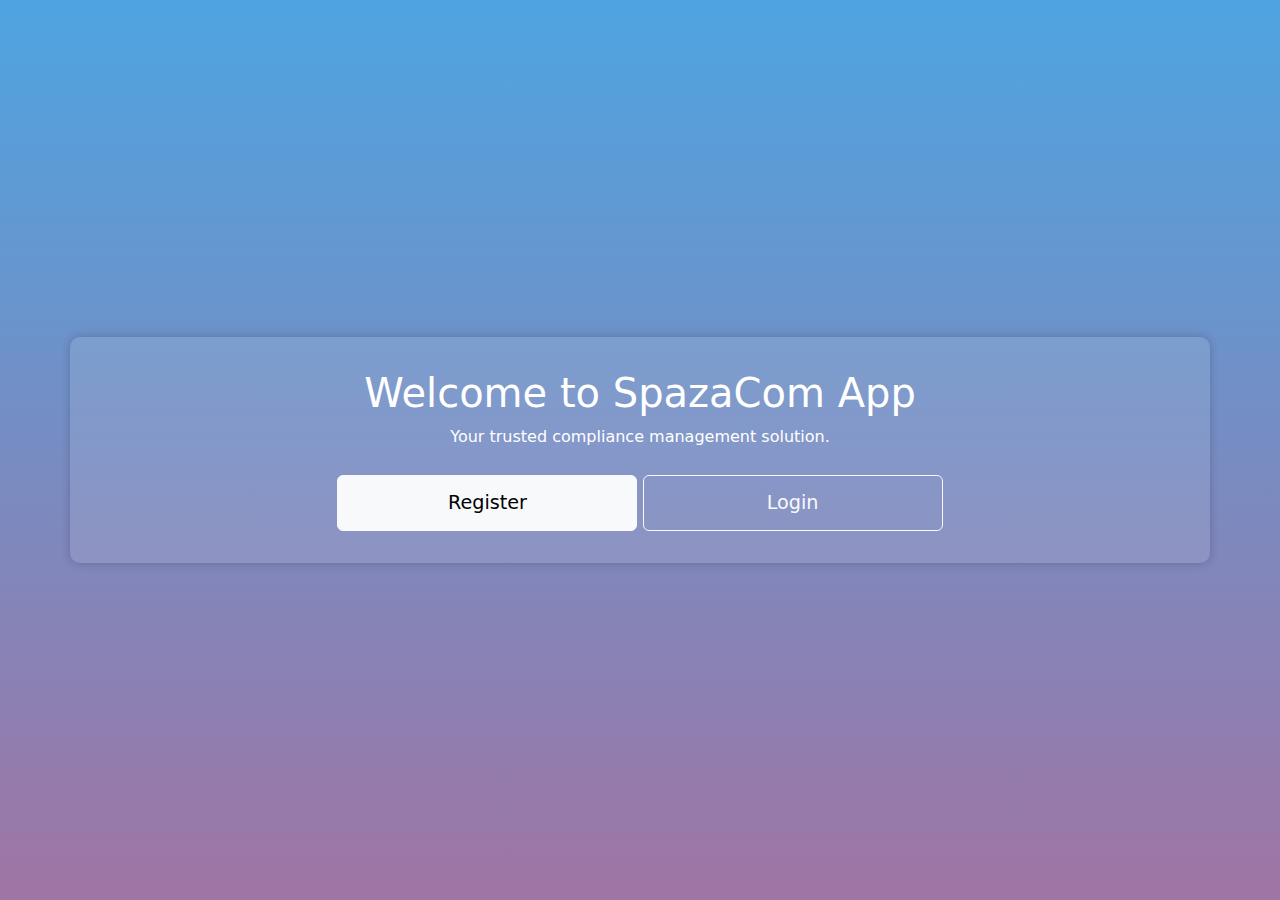
<file: index.html>
<!DOCTYPE html>
<html lang="en">
<head>
    <meta charset="UTF-8">
    <meta name="viewport" content="width=device-width, initial-scale=1.0">
    <title>SpazaCom</title>
    <link rel="icon" type="image/x-icon" href="spazacomicon.ico">
    <link href="https://cdn.jsdelivr.net/npm/bootstrap@5.3.0/dist/css/bootstrap.min.css" rel="stylesheet">
        

    <style>
        body {
            display: flex;
            justify-content: center;
            align-items: center;
            height: 100vh;
          background: linear-gradient(#4ea4e1, #9f75a4);
            color: white;
            text-align: center;
        }
        .container {
            background: rgba(255, 255, 255, 0.1);
            padding: 2rem;
            border-radius: 10px;
            box-shadow: 0 0 10px rgba(0, 0, 0, 0.2);
        }
        h1 {
            font-size: 2.5rem;
        }
        .btn {
            font-size: 1.2rem;
            padding: 0.8rem;
            width: 100%;
            max-width: 300px;
            margin-top: 10px;
        }
    </style>
</head>
<body>
    <div class="container">
        <h1>Welcome to SpazaCom App</h1>
        <p>Your trusted compliance management solution.</p>
        <a href="registration.html" class="btn btn-light">Register</a>
        <a href="login.html" class="btn btn-outline-light">Login</a>
    </div>
    
</body>
</html>
</file>
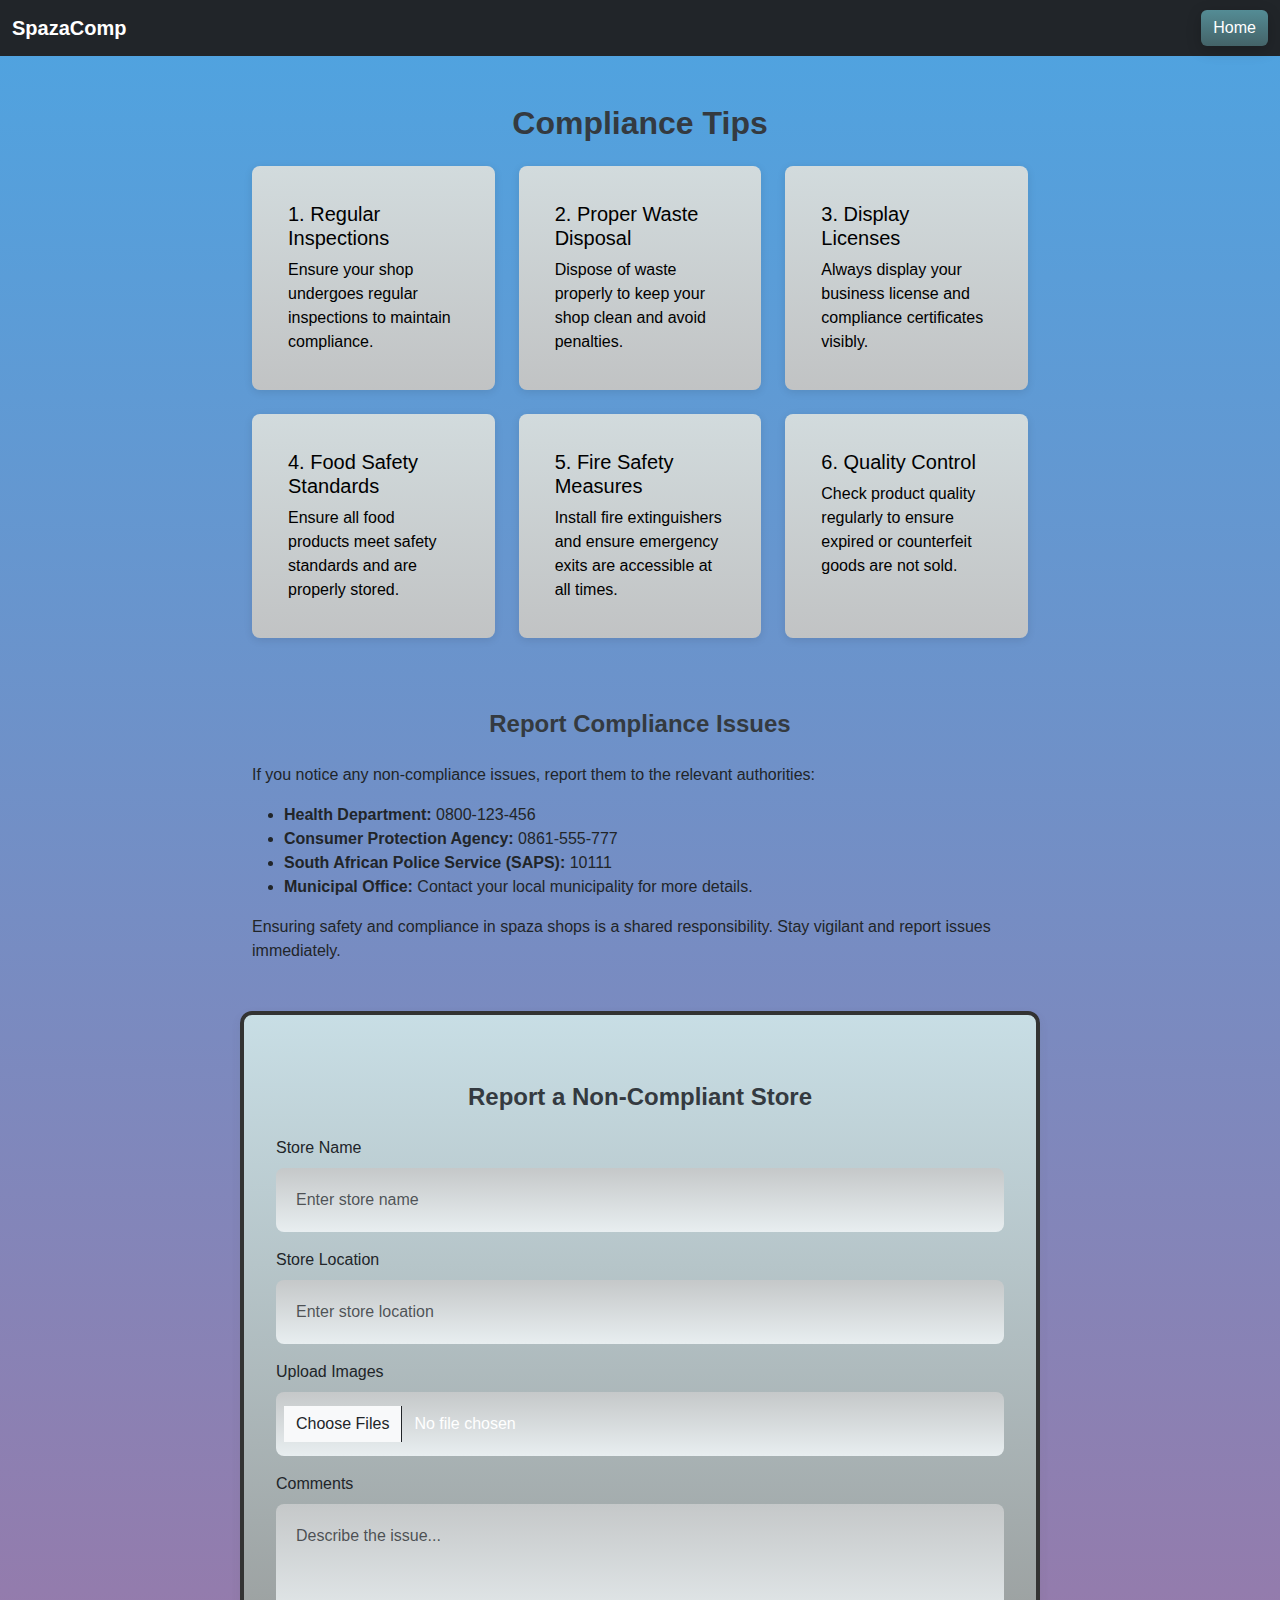
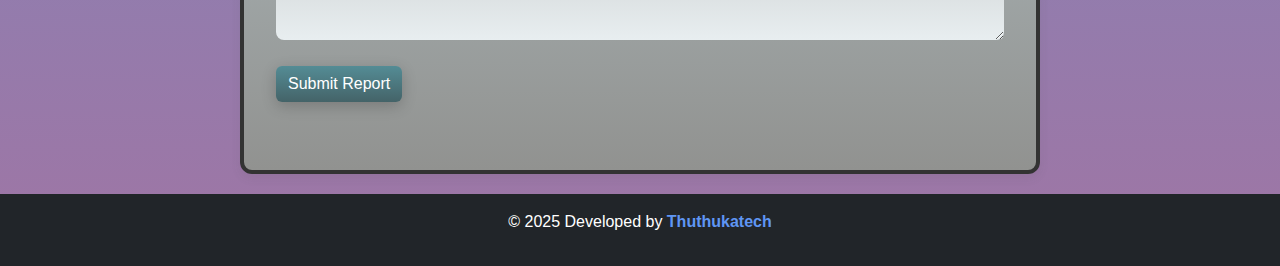
<file: compliance-tips.html>
<!DOCTYPE html>
<html lang="en">
<head>
  <meta charset="UTF-8">
  <meta name="viewport" content="width=device-width, initial-scale=1.0">
  <title>Compliance Tips</title>
  <link href="https://cdn.jsdelivr.net/npm/bootstrap@5.3.0/dist/css/bootstrap.min.css" rel="stylesheet">
  <link rel="stylesheet" href="styles.css"> 
      <link rel="icon" type="image/x-icon" href="spazacomicon.ico">

</head>
<body class="compliance-tips-page">
  <nav class="navbar navbar-expand-lg navbar-dark bg-dark">
    <div class="container-fluid">
      <a class="navbar-brand" href="dashboard.html">SpazaComp</a>
      <div class="navbar-nav">
        <a href="dashboard.html" class="btn btn-primary">Home</a>
      </div>
    </div>
  </nav>

  <div class="container mt-5 ">
    <h1 class="text-center mb-4">Compliance Tips</h1>
    <div class="row">
      <div class="col-md-4 mb-4 ">
        <div class="card h-100 comments-container">
          <div class="card-body ">
            <h5 class="card-title" >1. Regular Inspections</h5>
            <p class="card-text" >Ensure your shop undergoes regular inspections to maintain compliance.</p>
          </div>
        </div>
      </div>
      <div class="col-md-4 mb-4">
        <div class="card h-100 comments-container">
          <div class="card-body">
            <h5 class="card-title">2. Proper Waste Disposal</h5>
            <p class="card-text">Dispose of waste properly to keep your shop clean and avoid penalties.</p>
          </div>
        </div>
      </div>
      <div class="col-md-4 mb-4">
        <div class="card h-100 comments-container">
          <div class="card-body">
            <h5 class="card-title">3. Display Licenses</h5>
            <p class="card-text">Always display your business license and compliance certificates visibly.</p>
          </div>
        </div>
      </div>
      <div class="col-md-4 mb-4">
        <div class="card h-100 comments-container">
          <div class="card-body">
            <h5 class="card-title">4. Food Safety Standards</h5>
            <p class="card-text">Ensure all food products meet safety standards and are properly stored.</p>
          </div>
        </div>
      </div>
      <div class="col-md-4 mb-4">
        <div class="card h-100 comments-container">
          <div class="card-body">
            <h5 class="card-title">5. Fire Safety Measures</h5>
            <p class="card-text">Install fire extinguishers and ensure emergency exits are accessible at all times.</p>
          </div>
        </div>
      </div>
      <div class="col-md-4 mb-4">
        <div class="card h-100 comments-container">
          <div class="card-body">
            <h5 class="card-title">6. Quality Control</h5>
            <p class="card-text">Check product quality regularly to ensure expired or counterfeit goods are not sold.</p>
          </div>
        </div>
      </div>
    </div>
  </div>

  <div class="container mt-5 mb-5">
    <h2 class="text-center mb-4">Report Compliance Issues</h2>
    <p>If you notice any non-compliance issues, report them to the relevant authorities:</p>
    <ul>
      <li><strong>Health Department:</strong> 0800-123-456</li>
      <li><strong>Consumer Protection Agency:</strong> 0861-555-777</li>
      <li><strong>South African Police Service (SAPS):</strong> 10111</li>
      <li><strong>Municipal Office:</strong> Contact your local municipality for more details.</li>
    </ul>
    <p>Ensuring safety and compliance in spaza shops is a shared responsibility. Stay vigilant and report issues immediately.</p>
  </div>

    <div class="bordered-container">
  <div class="container mt-5 mb-5">
    <h2 class="text-center mb-4">Report a Non-Compliant Store</h2>
    <form>
      <div class="mb-3">
        <label for="storeName" class="form-label">Store Name</label>
        <input type="text" class="form-control input-container" id="storeName" placeholder="Enter store name" required>
      </div>
      <div class="mb-3">
        <label for="storeLocation" class="form-label">Store Location</label>
        <input type="text" class="form-control input-container" id="storeLocation" placeholder="Enter store location" required>
      </div>
      <div class="mb-3">
        <label for="storeImages" class="form-label">Upload Images</label>
        <input type="file" class="form-control input-container" id="storeImages" multiple>
      </div>
      <div class="mb-3">
        <label for="comments" class="form-label">Comments</label>
        <textarea class="form-control input-container" id="comments" rows="4" placeholder="Describe the issue..." required></textarea>
      </div>
      <button type="submit" class="btn btn-primary">Submit Report</button>
    </form>
  </div>
    </div>
  <footer class="bg-dark text-white text-center py-3">
    <p>&copy; 2025 Developed by <a href="https://techthuthuka.vercel.app/">Thuthukatech</a></p>
  </footer>
</body>
</html>
</file>
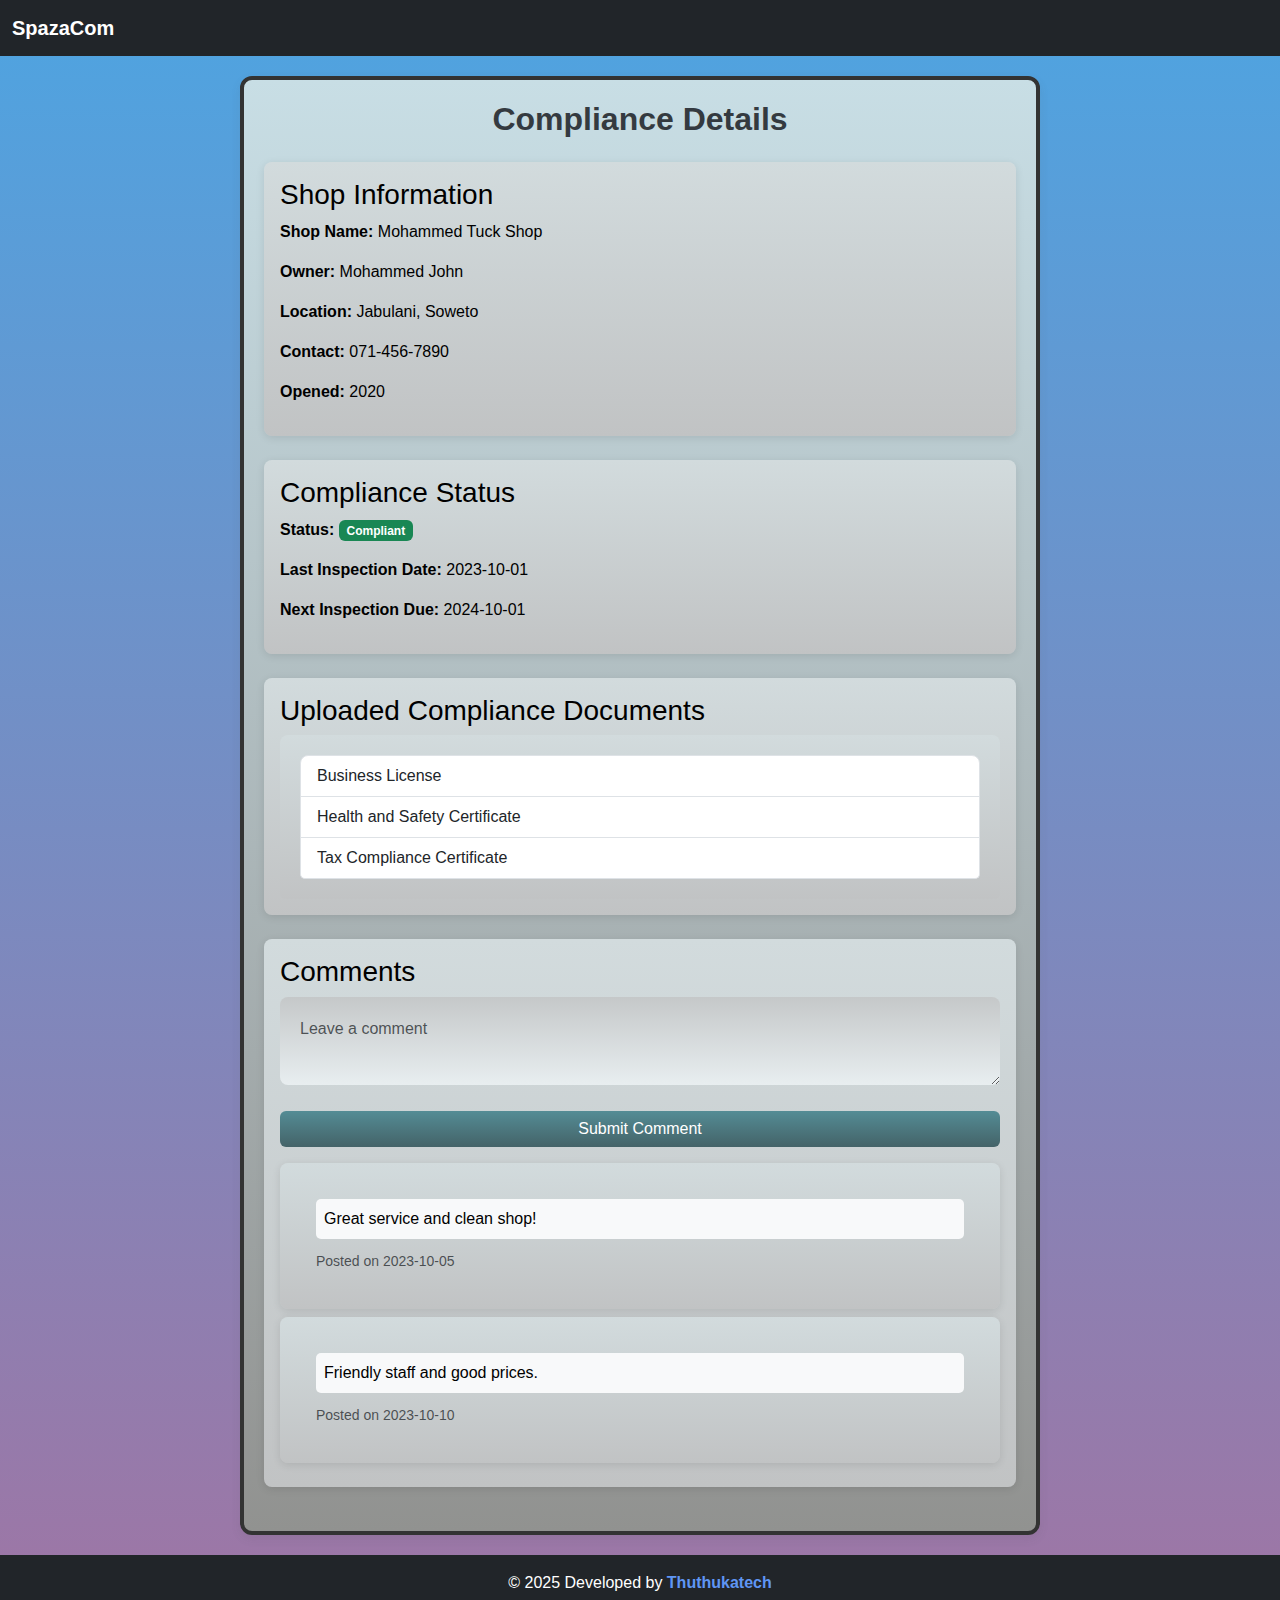
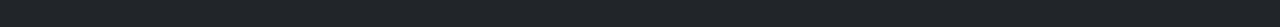
<file: compliance.html>
<!DOCTYPE html>
<html lang="en">
<head>
  <meta charset="UTF-8">
  <meta name="viewport" content="width=device-width, initial-scale=1.0">
  <title>SpazaComp</title>
  <link href="https://cdn.jsdelivr.net/npm/bootstrap@5.3.0/dist/css/bootstrap.min.css" rel="stylesheet">
  <link rel="stylesheet" href="styles.css"> 
      <link rel="icon" type="image/x-icon" href="spazacomicon.ico">

</head>
<body >
 
  <nav class="navbar navbar-expand-lg navbar-dark bg-dark">
    <div class="container-fluid">
      <a class="navbar-brand" href="/dashboard.html">SpazaCom</a>
    </div>
  </nav>


  <div class="bordered-container">

    <h1 class="text-center mb-4 ">Compliance Details</h1>

 
    <div class="card p-3 mb-4 card-text comments-container ">
      <h3>Shop Information</h3>
      <p><strong>Shop Name:</strong> <span id="shopName">Mohammed Tuck Shop</span></p>
      <p><strong>Owner:</strong> <span id="ownerName">Mohammed John</span></p>
      <p><strong>Location:</strong> <span id="shopLocation">Jabulani, Soweto</span></p>
      <p><strong>Contact:</strong> <span id="shopContact">071-456-7890</span></p>
      <p><strong>Opened:</strong> <span id="openedYear">2020</span></p>
    </div>

    
    <div class="card p-3 mb-4 card-text comments-container">
      <h3>Compliance Status</h3>
      <p><strong>Status:</strong> <span id="complianceStatus" class="badge bg-success">Compliant</span></p>
      <p><strong>Last Inspection Date:</strong> <span id="inspectionDate">2023-10-01</span></p>
      <p><strong>Next Inspection Due:</strong> <span id="nextInspectionDate">2024-10-01</span></p>
    </div>

   
    <div class="card p-3 mb-4 card-text comments-container">
      <h3>Uploaded Compliance Documents</h3>
      <ul id="documentList" class="list-group comments-container">
        <li class="list-group-item">Business License</li>
        <li class="list-group-item">Health and Safety Certificate</li>
        <li class="list-group-item">Tax Compliance Certificate</li>
      </ul>
    </div>

  
    <div class="card p-3 mb-4 card-text comments-container">
      <h3>Comments</h3>
      <textarea id="commentInput" class="form-control mb-3 input-container" placeholder="Leave a comment"></textarea>
      <button id="submitComment" class="btn btn-success">Submit Comment</button>
      <div id="commentSection" class="mt-3 ">
        <div class="card mb-2 comments-container">
          <div class="card-body">
            <p class="card-text">Great service and clean shop!</p>
            <small class="text-muted">Posted on 2023-10-05</small>
          </div>
        </div>
        <div class="card mb-2 comments-container">
          <div class="card-body ">
            <p class="card-text">Friendly staff and good prices.</p>
            <small class="text-muted">Posted on 2023-10-10</small>
          </div>
        </div>
      </div>
    </div>
  </div>


  <footer class="bg-dark text-white text-center py-3">
    <p>&copy; 2025 Developed by <a href="https://techthuthuka.vercel.app/">Thuthukatech</a></p>
  </footer>

 
  <script src="compliance.js">
    
</script>
</body>
</html>
</file>
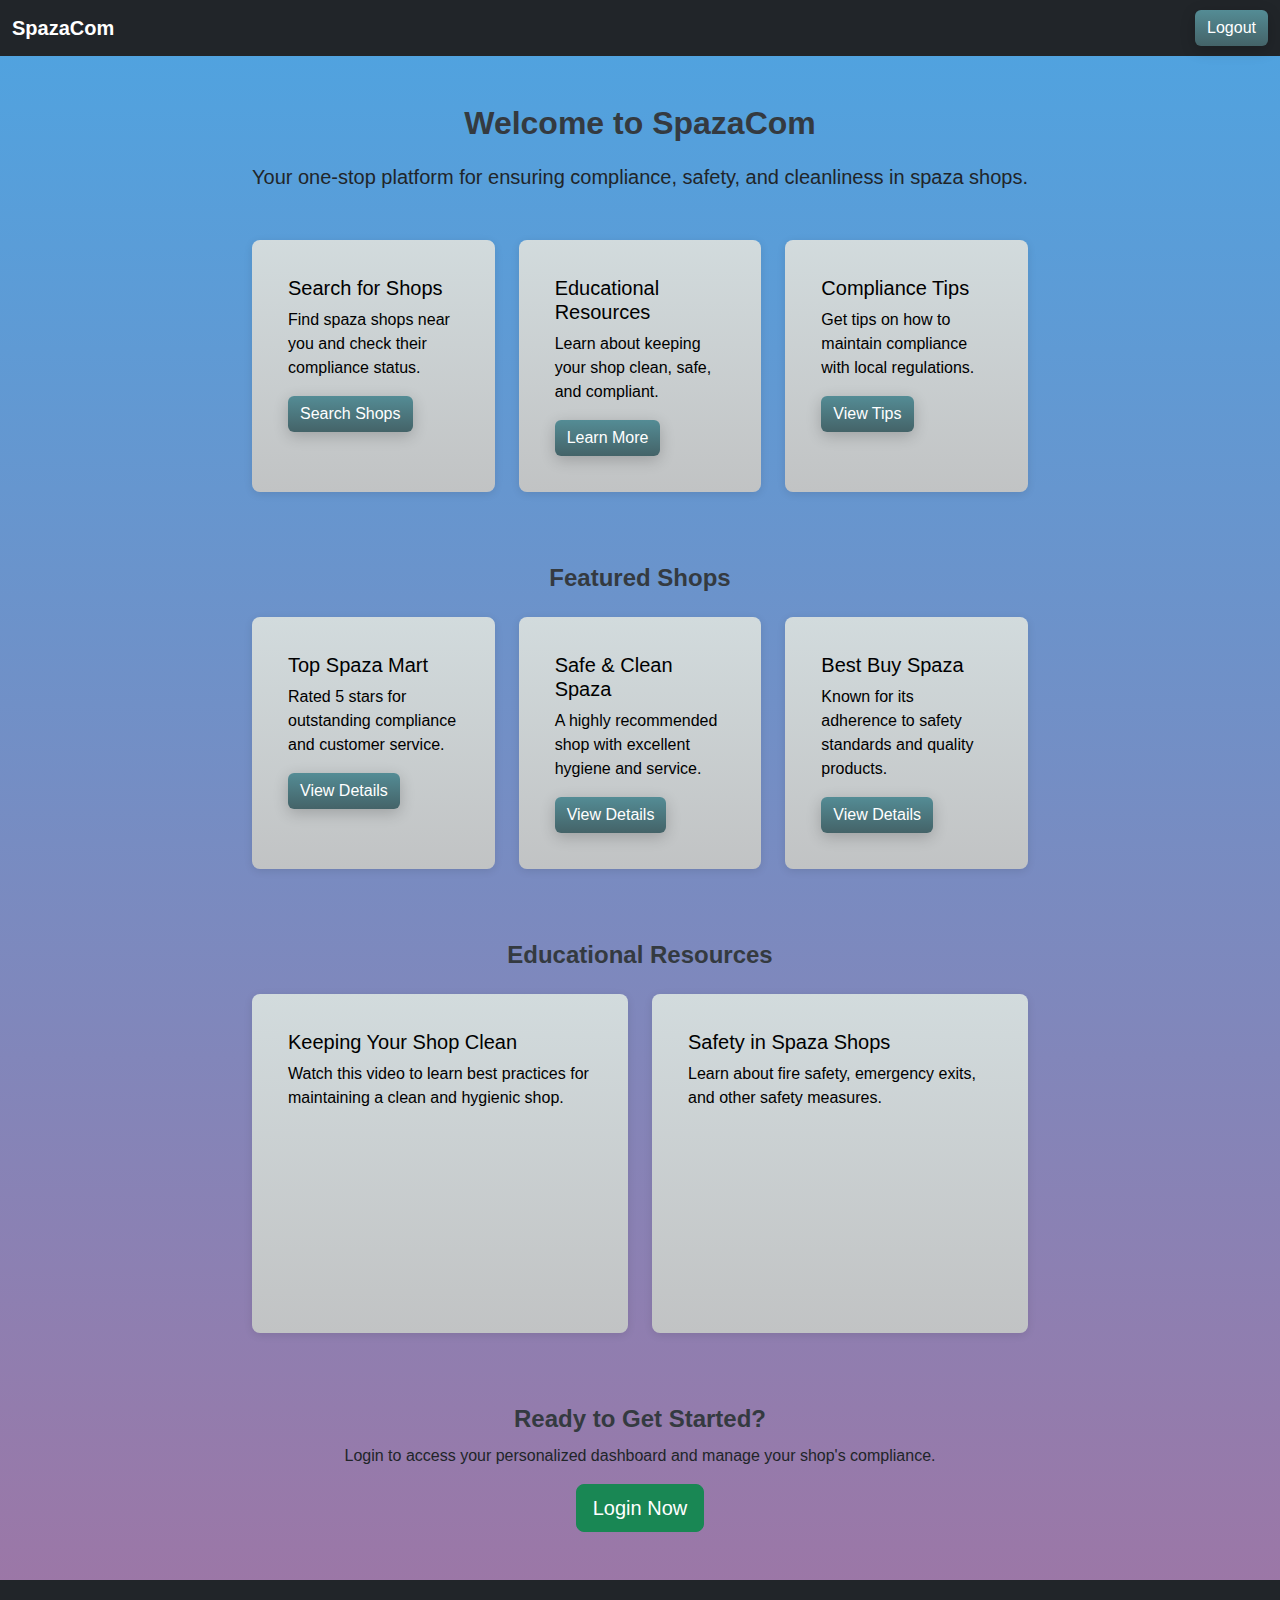
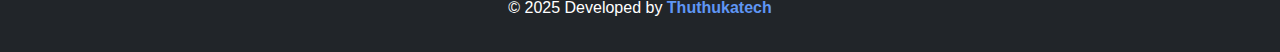
<file: dashboard.html>
<!DOCTYPE html>
<html lang="en">
<head>
  <meta charset="UTF-8">
  <meta name="viewport" content="width=device-width, initial-scale=1.0">
  <title>SpazaCom</title>
  <link href="https://cdn.jsdelivr.net/npm/bootstrap@5.3.0/dist/css/bootstrap.min.css" rel="stylesheet">
  <link rel="stylesheet" href="styles.css"> 
      <link rel="icon" type="image/x-icon" href="spazacomicon.ico">

</head>
<body >
  <nav class="navbar navbar-expand-lg navbar-dark bg-dark">
    <div class="container-fluid">
      <a class="navbar-brand" href="index.html">SpazaCom</a>
      <div class="navbar-nav">
        <a class="btn btn-primary" href="registration.html">Logout</a>
      </div>
    </div>
  </nav>

  <div class="container mt-5">

    <div class="text-center mb-5">
      <h1>Welcome to SpazaCom</h1>
      <p class="lead">Your one-stop platform for ensuring compliance, safety, and cleanliness in spaza shops.</p>
    </div>

    <div class="row mb-5">
      <div class="col-md-4 mb-4 ">
        <div class="card h-100 comments-container">
          <div class="card-body ">
            <h5 class="card-title">Search for Shops</h5>
            <p class="card-text">Find spaza shops near you and check their compliance status.</p>
            <a href="client.html" class="btn btn-primary">Search Shops</a>
          </div>
        </div>
      </div>
      <div class="col-md-4 mb-4">
        <div class="card h-100 comments-container">
          <div class="card-body">
            <h5 class="card-title">Educational Resources</h5>
            <p class="card-text">Learn about keeping your shop clean, safe, and compliant.</p>
            <a href="#educational-resources" type="button" class="btn btn-primary">Learn More</a>
          </div>
        </div>
      </div>
      <div class="col-md-4 mb-4">
        <div class="card h-100 comments-container">
          <div class="card-body">
            <h5 class="card-title">Compliance Tips</h5>
            <p class="card-text">Get tips on how to maintain compliance with local regulations.</p>
            <a href="compliance-tips.html" class="btn btn-primary">View Tips</a>
          </div>
        </div>
      </div>
    </div>

    <div id="featured-shops" class="mb-5">
      <h2 class="text-center mb-4">Featured Shops</h2>
      <div class="row">
        <div class="col-md-4 mb-4">
          <div class="card h-100 comments-container">
            <div class="card-body">
              <h5 class="card-title">Top Spaza Mart</h5>
              <p class="card-text">Rated 5 stars for outstanding compliance and customer service.</p>
              <a href="#" class="btn btn-primary">View Details</a>
            </div>
          </div>
        </div>
        <div class="col-md-4 mb-4">
          <div class="card h-100 comments-container">
            <div class="card-body">
              <h5 class="card-title">Safe & Clean Spaza</h5>
              <p class="card-text">A highly recommended shop with excellent hygiene and service.</p>
              <a href="#" class="btn btn-primary">View Details</a>
            </div>
          </div>
        </div>
        <div class="col-md-4 mb-4">
          <div class="card h-100 comments-container">
            <div class="card-body">
              <h5 class="card-title">Best Buy Spaza</h5>
              <p class="card-text">Known for its adherence to safety standards and quality products.</p>
              <a href="#" class="btn btn-primary">View Details</a>
            </div>
          </div>
        </div>
      </div>
    </div>

    <div id="educational-resources" class="mb-5">
      <h2 class="text-center mb-4">Educational Resources</h2>
      <div class="row">
        <div class="col-md-6 mb-4">
          <div class="card h-100 comments-container">
            <div class="card-body">
              <h5 class="card-title">Keeping Your Shop Clean</h5>
              <p class="card-text">Watch this video to learn best practices for maintaining a clean and hygienic shop.</p>
              <div class="ratio ratio-16x9">
                <iframe src="https://www.youtube.com/embed/example-video-id-1" allowfullscreen></iframe>
              </div>
            </div>
          </div>
        </div>
        <div class="col-md-6 mb-4">
          <div class="card h-100 comments-container">
            <div class="card-body">
              <h5 class="card-title">Safety in Spaza Shops</h5>
              <p class="card-text">Learn about fire safety, emergency exits, and other safety measures.</p>
              <div class="ratio ratio-16x9">
                <iframe src="https://www.youtube.com/embed/example-video-id-2" allowfullscreen></iframe>
              </div>
            </div>
          </div>
        </div>
      </div>
    </div>

    <div class="text-center mb-5">
      <h2>Ready to Get Started?</h2>
      <p>Login to access your personalized dashboard and manage your shop's compliance.</p>
      <a href="login.html" class="btn btn-success btn-lg">Login Now</a>
    </div>
  </div>

  <footer class="bg-dark text-white text-center py-3">
    <p>&copy; 2025 Developed by <a href="https://techthuthuka.vercel.app/">Thuthukatech</a></p>
  </footer>
</body>
</html>
</file>
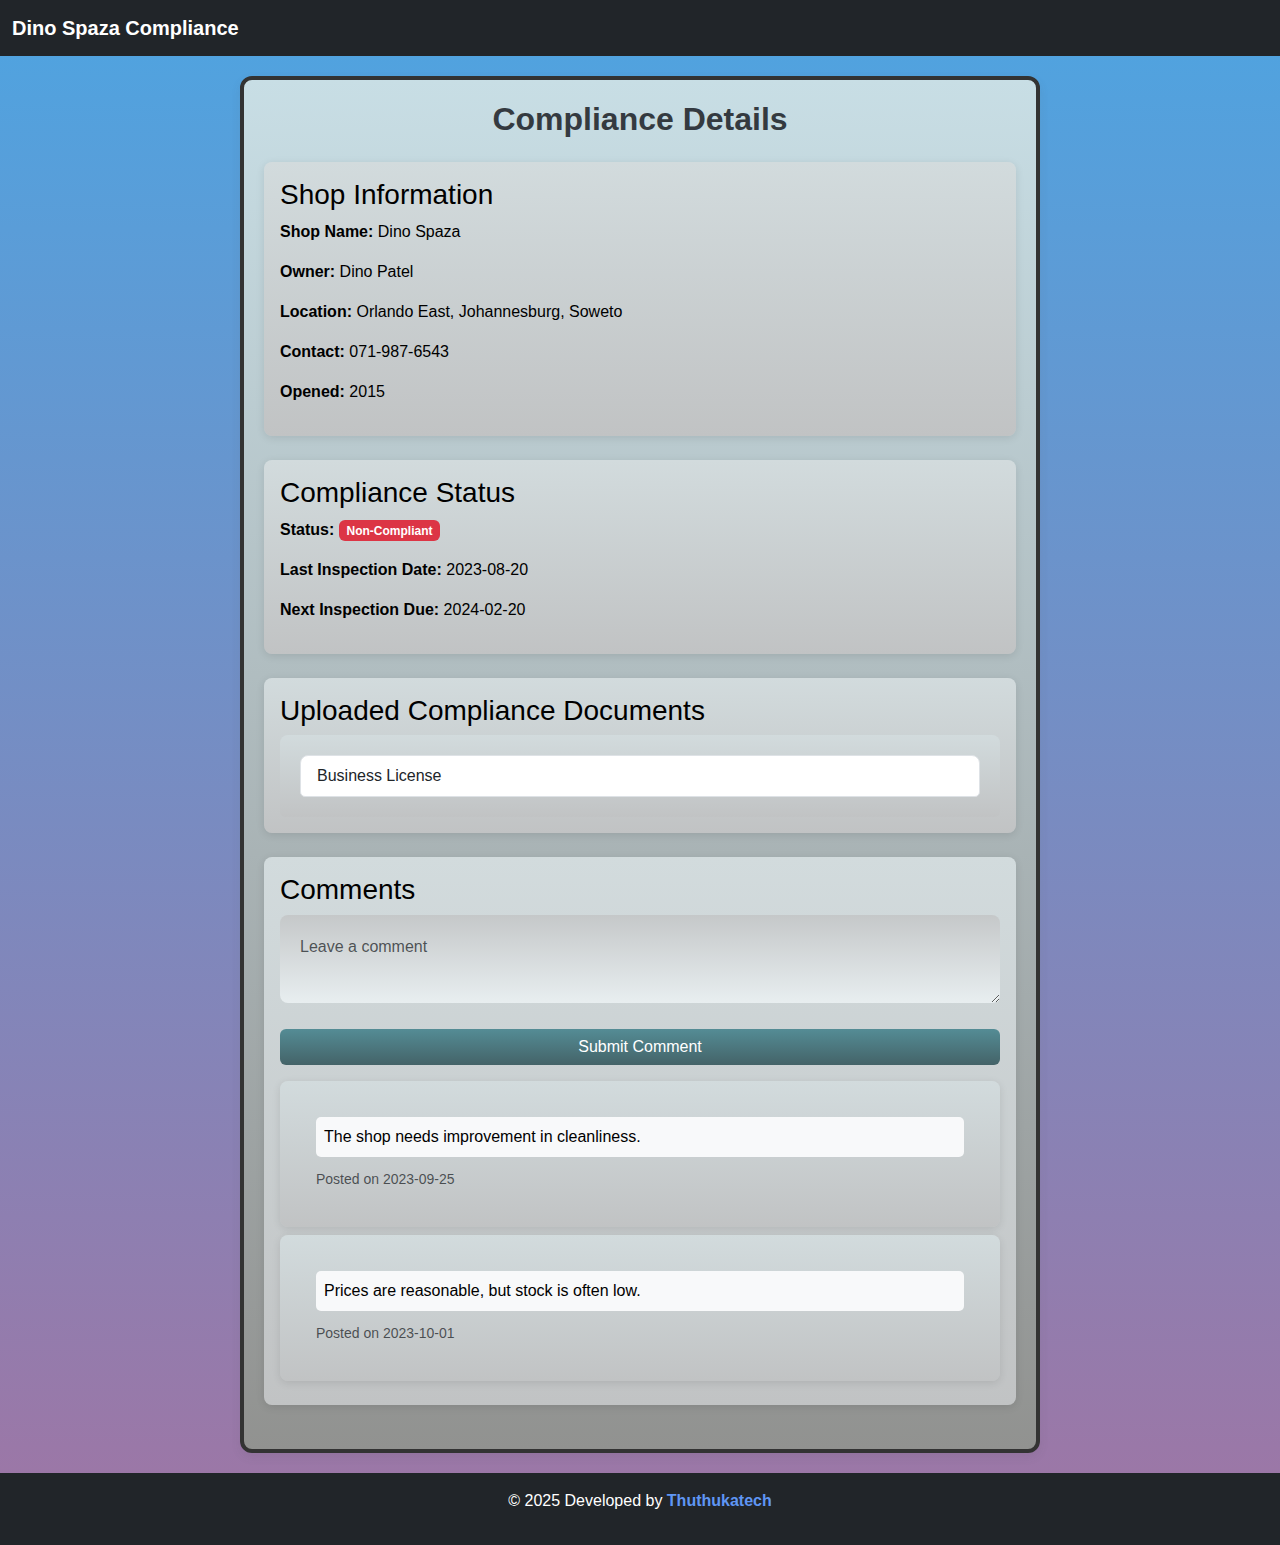
<file: dino-compliance.html>
<!DOCTYPE html>
<html lang="en">
<head>
  <meta charset="UTF-8">
  <meta name="viewport" content="width=device-width, initial-scale=1.0">
  <title>Dino Spaza Compliance</title>
  <link href="https://cdn.jsdelivr.net/npm/bootstrap@5.3.0/dist/css/bootstrap.min.css" rel="stylesheet">
  <link rel="stylesheet" href="styles.css"> 
      <link rel="icon" type="image/x-icon" href="spazacomicon.ico" rounded>

</head>
<body >
  <nav class="navbar navbar-expand-lg navbar-dark bg-dark">
    <div class="container-fluid">
      <a class="navbar-brand" href="dashboard.html">Dino Spaza Compliance</a>
    </div>
  </nav>

    <div class="bordered-container">
    <h1 class="text-center mb-4">Compliance Details</h1>

    <div class="card p-3 mb-4 card-text comments-container">
      <h3>Shop Information</h3>
      <p><strong>Shop Name:</strong> <span id="shopName">Dino Spaza</span></p>
      <p><strong>Owner:</strong> <span id="ownerName">Dino Patel</span></p>
      <p><strong>Location:</strong> <span id="shopLocation">Orlando East, Johannesburg, Soweto</span></p>
      <p><strong>Contact:</strong> <span id="shopContact">071-987-6543</span></p>
      <p><strong>Opened:</strong> <span id="openedYear">2015</span></p>
    </div>

    <div class="card p-3 mb-4 card-text comments-container">
      <h3>Compliance Status</h3>
      <p><strong>Status:</strong> <span id="complianceStatus" class="badge bg-danger">Non-Compliant</span></p>
      <p><strong>Last Inspection Date:</strong> <span id="inspectionDate">2023-08-20</span></p>
      <p><strong>Next Inspection Due:</strong> <span id="nextInspectionDate">2024-02-20</span></p>
    </div>

    <div class="card p-3 mb-4 card-text comments-container">
      <h3>Uploaded Compliance Documents</h3>
      <ul id="documentList" class="list-group comments-container">
        <li class="list-group-item ">Business License</li>
      </ul>
    </div>

    <div class="card p-3 mb-4 card-text comments-container">
      <h3>Comments</h3>
      <textarea id="commentInput" class="form-control mb-3 input-container" placeholder="Leave a comment"></textarea>
<button type="button" class="btn btn-success" id="submitComment">Submit Comment</button>
      <div id="commentSection" class="mt-3">
        <div class="card mb-2 comments-container">
          <div class="card-body ">
            <p class="card-text">The shop needs improvement in cleanliness.</p>
            <small class="text-muted">Posted on 2023-09-25</small>
          </div>
        </div>
        <div class="card mb-2 comments-container">
          <div class="card-body ">
            <p class="card-text">Prices are reasonable, but stock is often low.</p>
            <small class="text-muted">Posted on 2023-10-01</small>
          </div>
        </div>
      </div>
    </div>
  </div>

  <footer class="bg-dark text-white text-center py-3">
    <p>&copy; 2025 Developed by <a href="https://techthuthuka.vercel.app/">Thuthukatech</a></p>
  </footer>

  <script src="compliance.js"></script> 
  
</body>
</html>
</file>
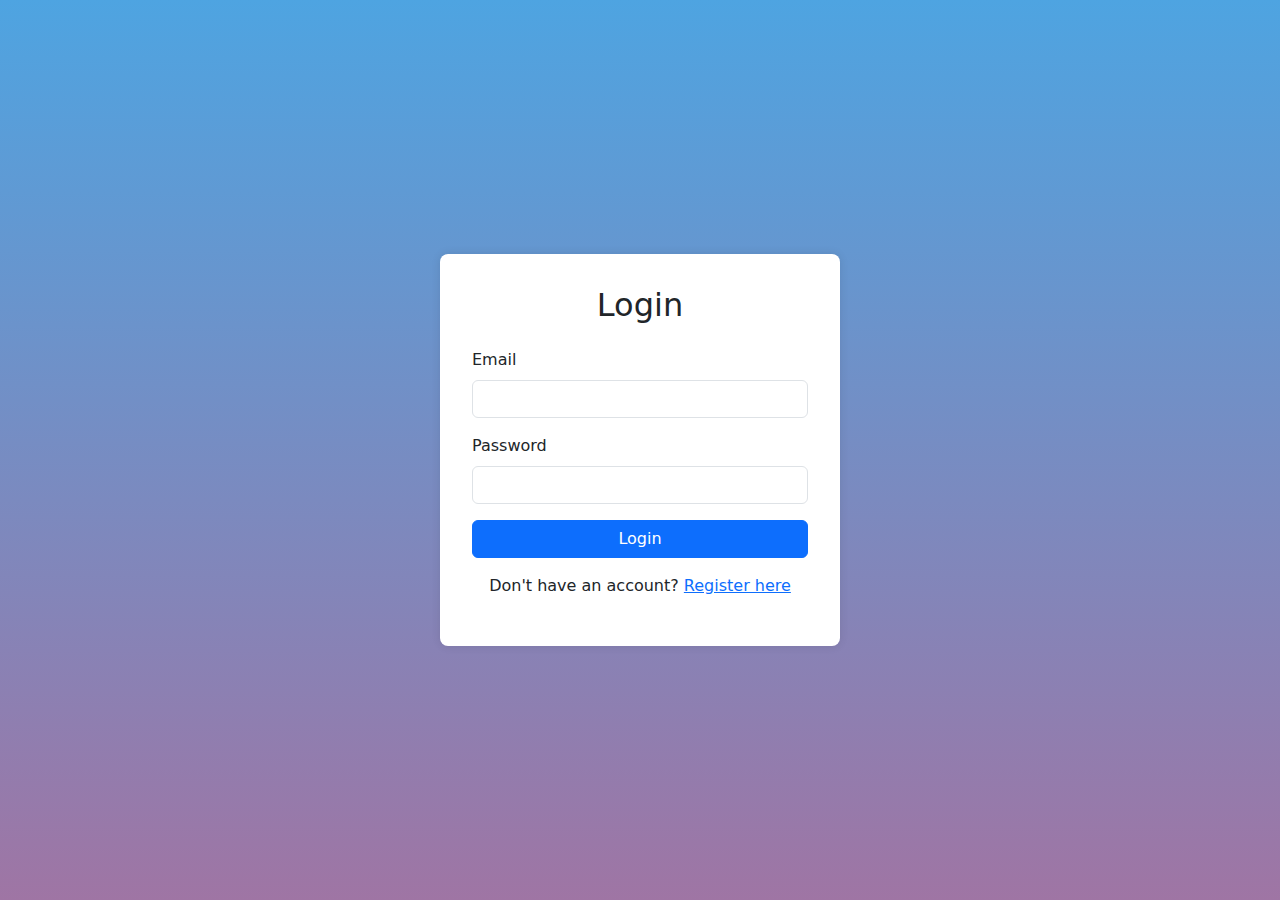
<file: login.html>
<!DOCTYPE html>
<html lang="en">
<head>
    <meta charset="UTF-8">
    <meta name="viewport" content="width=device-width, initial-scale=1.0">
    <title>Login Page</title>
    <link href="https://cdn.jsdelivr.net/npm/bootstrap@5.3.0/dist/css/bootstrap.min.css" rel="stylesheet">
        <link rel="icon" type="image/x-icon" href="spazacomicon.ico">

    <style>
        body {
            display: flex;
            justify-content: center;
            align-items: center;
            height: 100vh;
background: linear-gradient(#4ea4e1, #9f75a4); 
        }
        .login-container {
            background: white;
            padding: 2rem;
            border-radius: 8px;
            box-shadow: 0 0 10px rgba(0, 0, 0, 0.1);
            width: 100%;
            max-width: 400px;
        }
    </style>
</head>
<body>
    <div class="login-container">
        <h2 class="text-center mb-4">Login</h2>
        <form id="loginForm">
            <div class="mb-3">
                <label for="email" class="form-label">Email</label>
                <input type="email" class="form-control" id="email" required>
            </div>
            <div class="mb-3">
                <label for="password" class="form-label">Password</label>
                <input type="password" class="form-control" id="password" required>
            </div>
            <button type="submit" class="btn btn-primary w-100">Login</button>
        </form>
        <p id="errorMessage" class="text-danger mt-3 text-center"></p>
        <p class="text-center mt-3">Don't have an account? <a href="registration.html">Register here</a></p>
    </div>

    <script>
        document.getElementById("loginForm").addEventListener("submit", function(event) {
            event.preventDefault();
            let email = document.getElementById("email").value;
            let password = document.getElementById("password").value;
            let errorMessage = document.getElementById("errorMessage");

            // Retrieve stored user data
            let storedUser = JSON.parse(localStorage.getItem("loggedInUser"));

            if (!storedUser || storedUser.email !== email) {
                errorMessage.textContent = "Invalid email or user does not exist!";
                return;
            }

            // Redirect based on role
            switch (storedUser.role) {
                case "user":
                    window.location.href = "client.html";
                    break;
                case "owner":
                    window.location.href = "spaza.html";
                    break;
                case "admin":
                    window.location.href = "admin.html";
                    break;
                default:
                    errorMessage.textContent = "Unknown role!";
            }
        });
    </script>
</body>
</html>
</file>
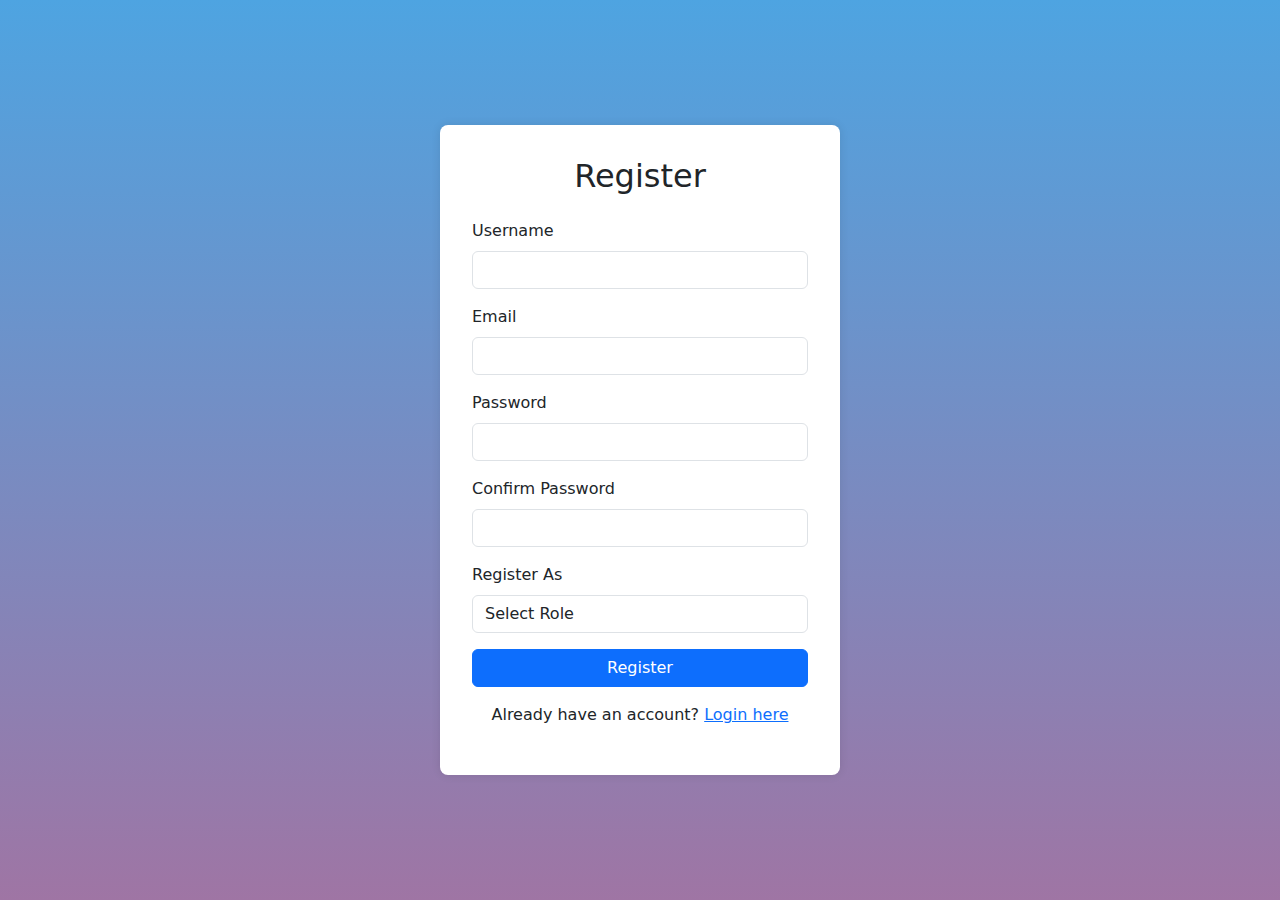
<file: registration.html>
<!DOCTYPE html>
<html lang="en">
<head>
    <meta charset="UTF-8">
    <meta name="viewport" content="width=device-width, initial-scale=1.0">
    <title>Registration Page</title>
    <link href="https://cdn.jsdelivr.net/npm/bootstrap@5.3.0/dist/css/bootstrap.min.css" rel="stylesheet">
        <link rel="icon" type="image/x-icon" href="spazacomicon.ico">

    <style>
        body {
            display: flex;
            justify-content: center;
            align-items: center;
            height: 100vh;
         background: linear-gradient(#4ea4e1, #9f75a4); 
        }
        .register-container {
            background: white;
            padding: 2rem;
            border-radius: 8px;
            box-shadow: 0 0 10px rgba(0, 0, 0, 0.1);
            width: 100%;
            max-width: 400px;
        }
    </style>
</head>
<body>
    <div class="register-container">
        <h2 class="text-center mb-4">Register</h2>
        <form id="registerForm">
            <div class="mb-3">
                <label for="username" class="form-label">Username</label>
                <input type="text" class="form-control" id="username" required>
            </div>
            <div class="mb-3">
                <label for="email" class="form-label">Email</label>
                <input type="email" class="form-control" id="email" required>
            </div>
            <div class="mb-3">
                <label for="password" class="form-label">Password</label>
                <input type="password" class="form-control" id="password" required>
            </div>
            <div class="mb-3">
                <label for="confirmPassword" class="form-label">Confirm Password</label>
                <input type="password" class="form-control" id="confirmPassword" required>
            </div>
            <div class="mb-3">
                <label for="role" class="form-label">Register As</label>
                <select class="form-control" id="role" required>
                    <option value="" disabled selected>Select Role</option>
                    <option value="user">User</option>
                    <option value="owner">Owner</option>
                    <option value="admin">Admin</option>
                </select>
            </div>
            <button type="submit" class="btn btn-primary w-100">Register</button>
        </form>
        <p id="errorMessage" class="text-danger mt-3 text-center"></p>
        <p class="text-center mt-3">Already have an account? <a href="login.html">Login here</a></p>
    </div>

    <script>
        document.getElementById("registerForm").addEventListener("submit", function(event) {
            event.preventDefault();
            let username = document.getElementById("username").value;
            let email = document.getElementById("email").value;
            let password = document.getElementById("password").value;
            let confirmPassword = document.getElementById("confirmPassword").value;
            let role = document.getElementById("role").value;
            let errorMessage = document.getElementById("errorMessage");

            if (!role) {
                errorMessage.textContent = "Please select a role!";
                return;
            }

            if (password !== confirmPassword) {
                errorMessage.textContent = "Passwords do not match!";
                return;
            }

            // Simulating user registration storage (you'd use a database in real apps)
            let user = { username, email, role };
            localStorage.setItem("loggedInUser", JSON.stringify(user));

            alert("Registration successful!");
            window.location.href = "login.html";
        });
    </script>
    
</body>
</html>
</file>
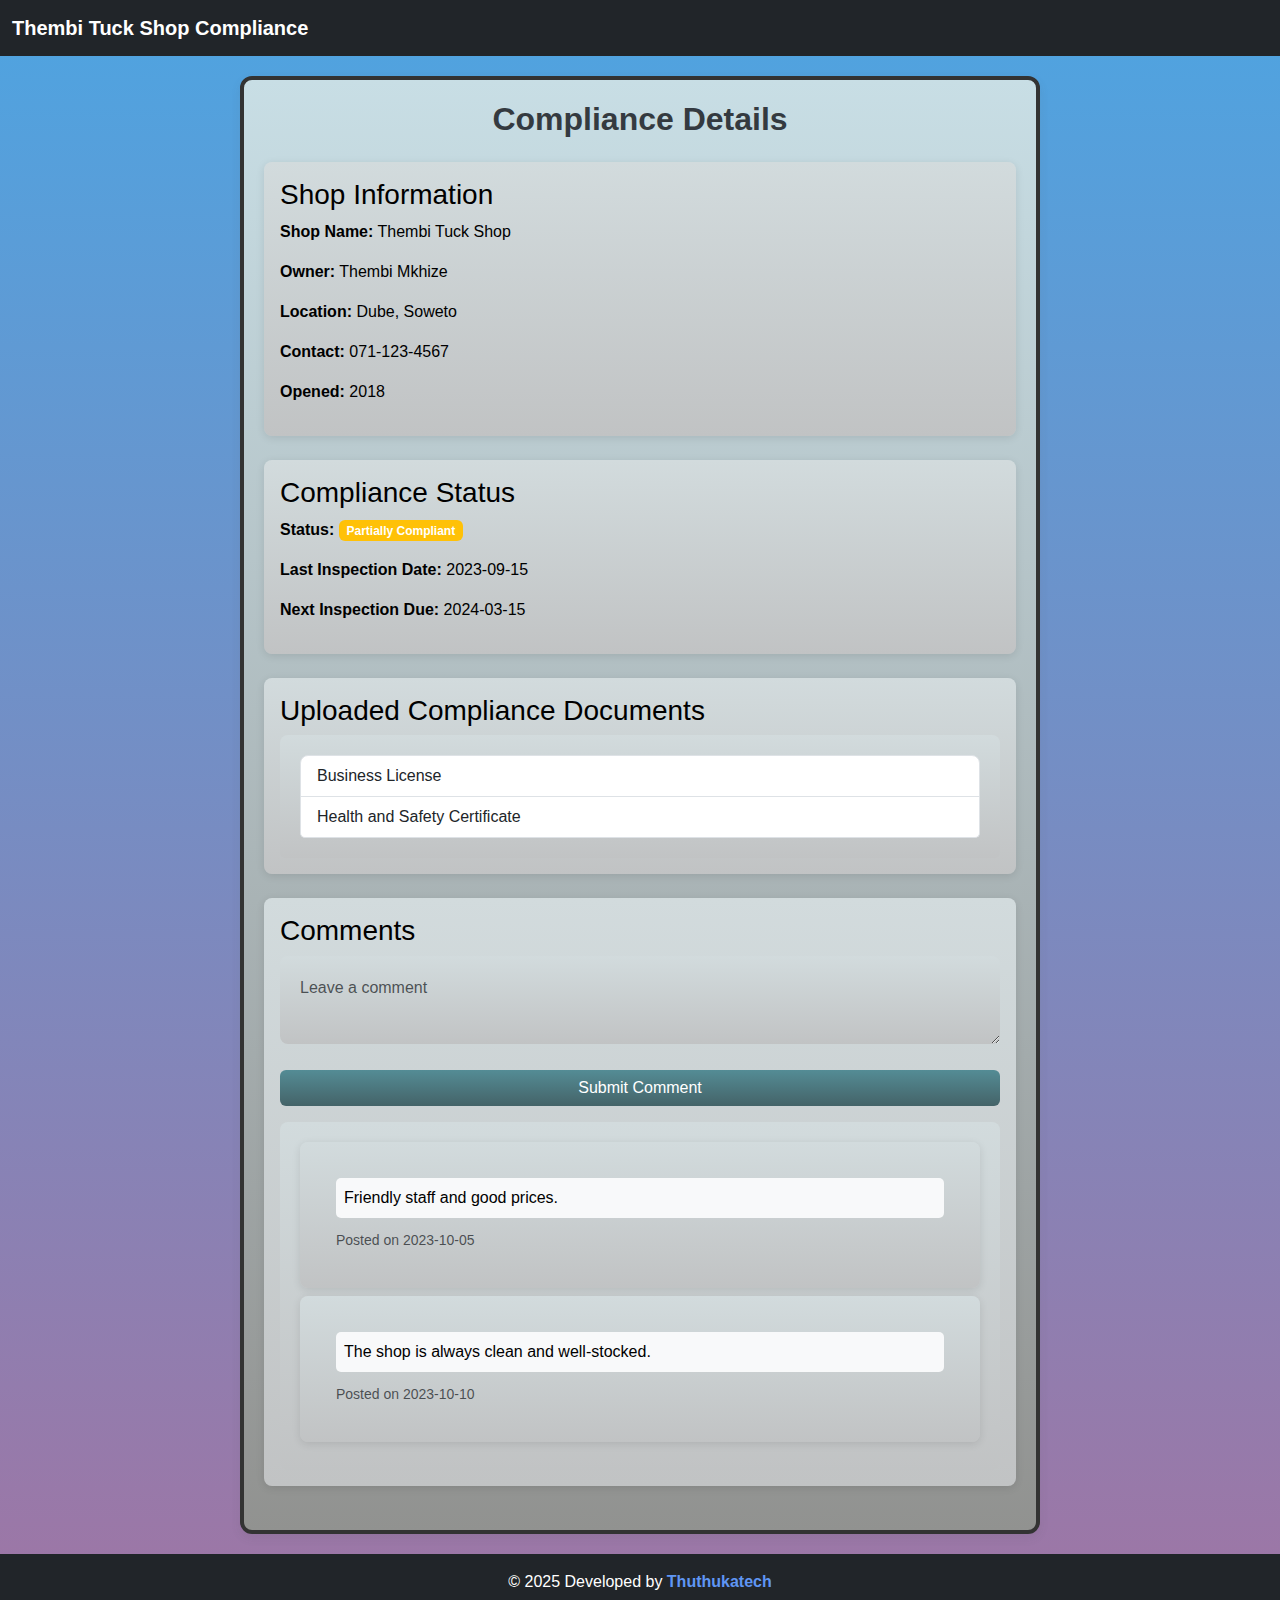
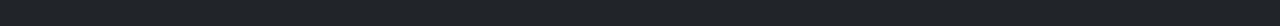
<file: thembi-compliance.html>
<!DOCTYPE html>
<html lang="en">
<head>
  <meta charset="UTF-8">
  <meta name="viewport" content="width=device-width, initial-scale=1.0">
  <title>Thembi Tuck Shop Compliance</title>
  <link href="https://cdn.jsdelivr.net/npm/bootstrap@5.3.0/dist/css/bootstrap.min.css" rel="stylesheet">
  <link rel="stylesheet" href="styles.css"> <!-- Link to global styles -->
      <link rel="icon" type="image/x-icon" href="spazacomicon.ico">

</head>
<body >
  <!-- Navbar -->
  <nav class="navbar navbar-expand-lg navbar-dark bg-dark">
    <div class="container-fluid">
      <a class="navbar-brand" href="#">Thembi Tuck Shop Compliance</a>
    </div>
  </nav>

  <!-- Main Content -->
    <div class="bordered-container">
    <h1 class="text-center mb-4">Compliance Details</h1>

    <!-- Shop Information -->
    <div class="card p-3 mb-4 card-text comments-container">
      <h3>Shop Information</h3>
      <p><strong>Shop Name:</strong> <span id="shopName">Thembi Tuck Shop</span></p>
      <p><strong>Owner:</strong> <span id="ownerName">Thembi Mkhize</span></p>
      <p><strong>Location:</strong> <span id="shopLocation">Dube, Soweto</span></p>
      <p><strong>Contact:</strong> <span id="shopContact">071-123-4567</span></p>
      <p><strong>Opened:</strong> <span id="openedYear">2018</span></p>
    </div>

    <!-- Compliance Status -->
    <div class="card p-3 mb-4 card-text comments-container">
      <h3>Compliance Status</h3>
      <p><strong>Status:</strong> <span id="complianceStatus" class="badge bg-warning">Partially Compliant</span></p>
      <p><strong>Last Inspection Date:</strong> <span id="inspectionDate">2023-09-15</span></p>
      <p><strong>Next Inspection Due:</strong> <span id="nextInspectionDate">2024-03-15</span></p>
    </div>

    <!-- Uploaded Documents -->
    <div class="card p-3 mb-4 card-text comments-container">
      <h3>Uploaded Compliance Documents</h3>
      <ul id="documentList" class="list-group comments-container">
        <li class="list-group-item">Business License</li>
        <li class="list-group-item">Health and Safety Certificate</li>
      </ul>
    </div>

    <!-- Comments Section -->
    <div class="card p-3 mb-4 card-text comments-container">
      <h3>Comments</h3>
      <textarea id="commentInput" class="form-control mb-3 comments-container" placeholder="Leave a comment"></textarea>
      <button id="submitComment" class="btn btn-success">Submit Comment</button>
      <div id="commentSection" class="mt-3 comments-container">
        <div class="card mb-2 comments-container">
          <div class="card-body">
            <p class="card-text">Friendly staff and good prices.</p>
            <small class="text-muted">Posted on 2023-10-05</small>
          </div>
        </div>
        <div class="card mb-2 comments-container">
          <div class="card-body">
            <p class="card-text">The shop is always clean and well-stocked.</p>
            <small class="text-muted">Posted on 2023-10-10</small>
          </div>
        </div>
      </div>
    </div>
  </div>

  <!-- Footer -->
  <footer class="bg-dark text-white text-center py-3">
    <p>&copy; 2025 Developed by <a href="https://techthuthuka.vercel.app/">Thuthukatech</a></p>
  </footer>

  <script src="compliance.js"></script> 
  
</body>
</html>
</file>
<file: styles.css>
body {
  font-family: "Arial", sans-serif;
  background: linear-gradient(#4ea4e1, #9f75a4);
  margin: 0;
  padding: 0;
}

#map {
  width: 100%;
  background-color: #e9ecef;
  border-radius: 5px;
  margin-top: 20px;
  height: 500px;
}

.card {
  background-color: #ffffff;
  border: 1px solid #ddd;
  border-radius: 8px;
  padding: 20px;
  box-shadow: 0 2px 8px rgba(0, 0, 0, 0.1);
}

h1,
h2 {
  color: #343a40;
  font-weight: bold;
}

h1 {
  font-size: 32px;
  margin-bottom: 20px;
}

h2 {
  font-size: 24px;
  margin-bottom: 10px;
}

textarea {
  resize: vertical;
  min-height: 120px;
}

button {
  margin-top: 10px;
  padding: 10px 20px;
  border-radius: 5px;
}

button:focus {
  outline: none;
}

button#searchButton {
  background: linear-gradient(#548c95, #446368);
  color: white;
  border: none;
}

button#searchButton:hover {
  background: linear-gradient(#548c95, #446368);
}

button#submitComment {
  background: linear-gradient(#548c95, #446368);
  color: white;
  border: none;
}

button#submitComment:hover {
  background-color: #0056b3;
}

button#uploadButton {
  background: linear-gradient(#548c95, #446368);
  color: white;
  border: none;
}

button#uploadButton:hover {
  background-color: #0056b3;
}

#commentSection p {
  padding: 8px;
  background-color: #f8f9fa;
  border-radius: 5px;
  margin-bottom: 10px;
}

#uploadedImages img {
  margin-top: 10px;
  max-width: 100px;
  max-height: 100px;
  margin-right: 10px;
}

#lang-en,
#lang-zu,
#lang-so {
  font-weight: bold;
}

#lang-en {
  background: linear-gradient(#548c95, #446368);
  color: white;
}

#lang-zu {
  background: linear-gradient(#548c95, #446368);
  color: white;
}

#lang-so {
  background: linear-gradient(#548c95, #446368);
  color: white;
}

#lang-en:hover,
#lang-zu:hover,
#lang-so:hover {
  background-color: #1d82ed;
}

button {
  margin-top: 10px;
  padding: 10px 20px;
  border-radius: 5px;
}

button#homeButton {
  background: linear-gradient(#548c95, #446368);
  color: white;
  border: none;
}

button#homeButton:hover {
  background-color: #0056b3;
}

button#backButton {
  background: linear-gradient(#697274, #a5a8a9);
  color: white;
  border: none;
}

button#backButton:hover {
  background-color: #5a6268;
}

#homeButton {
  background: linear-gradient(#548c95, #446368);
}

body {
  background-color: #f8f9fa;
}

.container {
  max-width: 800px;
}

.card {
  border-radius: 10px;
}

.btn-danger {
  position: absolute;

  right: 10px;

  top: 10px;
}
/* Compliance page specific styles */
.compliance-page {
  background: linear-gradient(#4ea4e1, #9f75a4);
  padding: 20px;
}

.compliance-page .card {
  margin-bottom: 20px;
  border: 1px solid #ddd;
  border-radius: 8px;
  box-shadow: 0 2px 4px rgba(0, 0, 0, 0.1);
}

.compliance-page .badge {
  font-size: 14px;
  padding: 5px 10px;
}

.compliance-page .list-group-item {
  border: none;
  padding: 10px 15px;
}

.compliance-page .comment-section .card {
  background-color: #fff;
  border: 1px solid #eee;
}

/* Dashboard page specific styles */
.dashboard-page {
  background: linear-gradient(#4ea4e1, #9f75a4);
  padding: 20px;
}

.dashboard-page .card {
  border: 1px solid #ddd;
  border-radius: 8px;
  box-shadow: 0 2px 4px rgba(0, 0, 0, 0.1);
  transition: transform 0.2s;
}

.dashboard-page .card:hover {
  transform: translateY(-5px);
}

.dashboard-page .card-title {
  font-size: 1.25rem;
  font-weight: bold;
}

.dashboard-page .card-text {
  color: #555;
}

.dashboard-page .ratio iframe {
  border-radius: 8px;
}

.bordered-container {
  border: 4px solid #333; /* Dark border */
  border-radius: 12px; /* Rounded corners */
  padding: 20px; /* Space inside */
  margin: 20px auto; /* Center on page */
  max-width: 800px; /* Adjust width */
  background: linear-gradient(#c8dee5, #919290);
  box-shadow: 0 4px 10px rgba(83, 82, 82, 0.1); /* Soft shadow */
}

.btn-primary {
  background: linear-gradient(#548c95, #446368); /* Gradient colors */
  border: none; /* Remove default border */
  color: white; /* Ensure text is visible */
  box-shadow: 0 4px 15px rgba(0, 0, 0, 0.2); /* Optional: Add shadow */
  transition: background 0.3s ease; /* Smooth transition for hover effect */
}

a {
  color: #5f96f4; /* Link color */
  text-decoration: none; /* Remove underline */
  font-weight: bold; /* Make text bold */
  transition: color 0.3s ease; /* Smooth color transition */
}

a:hover {
  color: #a153f6; /* Change color on hover */
  text-decoration: underline; /* Add underline on hover */
}

.comments-container {
  background: linear-gradient(#d2dbdd, #c1c3c4); /* Gradient colors */
  border: none; /* Remove default border */
  border-radius: 8px; /* Rounded corners */
  padding: 20px; /* Padding inside the container */
  color: white; /* Text color for better contrast */
}

.card-title,
.card-subtitle,
.card-text {
  color: black;
}

.input-container {
  background: linear-gradient(#c5c8c9, #e8eef0); /* Gradient colors */
  border: none; /* Remove default border */
  border-radius: 8px; /* Rounded corners */
  padding: 20px; /* Padding inside the container */
  color: white; /* Text color for better contrast */
}

.gradient-home-button {
  background: linear-gradient(to right, #6a11cb, #2575fc); /* Gradient colors */
  border: none; /* Remove default border */
  color: white; /* Text color */
  padding: 10px 20px; /* Adjust padding as needed */
  border-radius: 5px; /* Rounded corners */
  box-shadow: 0 4px 10px rgba(0, 0, 0, 0.2); /* Optional: Add shadow */
  transition: background 0.3s ease; /* Smooth transition for hover effect */
}

/* Admin page specific styles */
.admin-page {
  background-color: #f8f9fa;
  padding: 20px;
}

.admin-page .card {
  border: 1px solid #ddd;
  border-radius: 8px;
  box-shadow: 0 2px 4px rgba(0, 0, 0, 0.1);
  margin-bottom: 20px;
}

.admin-page .alert {
  margin-bottom: 20px;
}

.admin-page .table {
  margin-bottom: 0;
}

.admin-page .gradient-home-button {
  background: linear-gradient(45deg, #007bff, #00ff88);
  border: none;
  color: white;
  font-weight: bold;
}

.edit-btn {
  background: linear-gradient(#548c95, #446368);
  color: white;
  border: none;
  padding: 5px 10px;
  border-radius: 5px;
}

.delete-btn {
  background: linear-gradient(45deg, #ed6464, #ff1744);
  color: white;
  border: none;
  padding: 5px 10px;
  border-radius: 5px;
}

.edit-btn:hover {
  background: linear-gradient(#548c95, #446368);
}

.delete-btn:hover {
  background: linear-gradient(45deg, #c62828, #d50000);
}

.save-btn {
  background: linear-gradient(#548c95, #446368);
  color: white;
  border: none;
  padding: 5px 10px;
  border-radius: 5px;
}

.save-btn:hover {
  background: linear-gradient(45deg, #2e7d32, #43a047);
}
</file>
